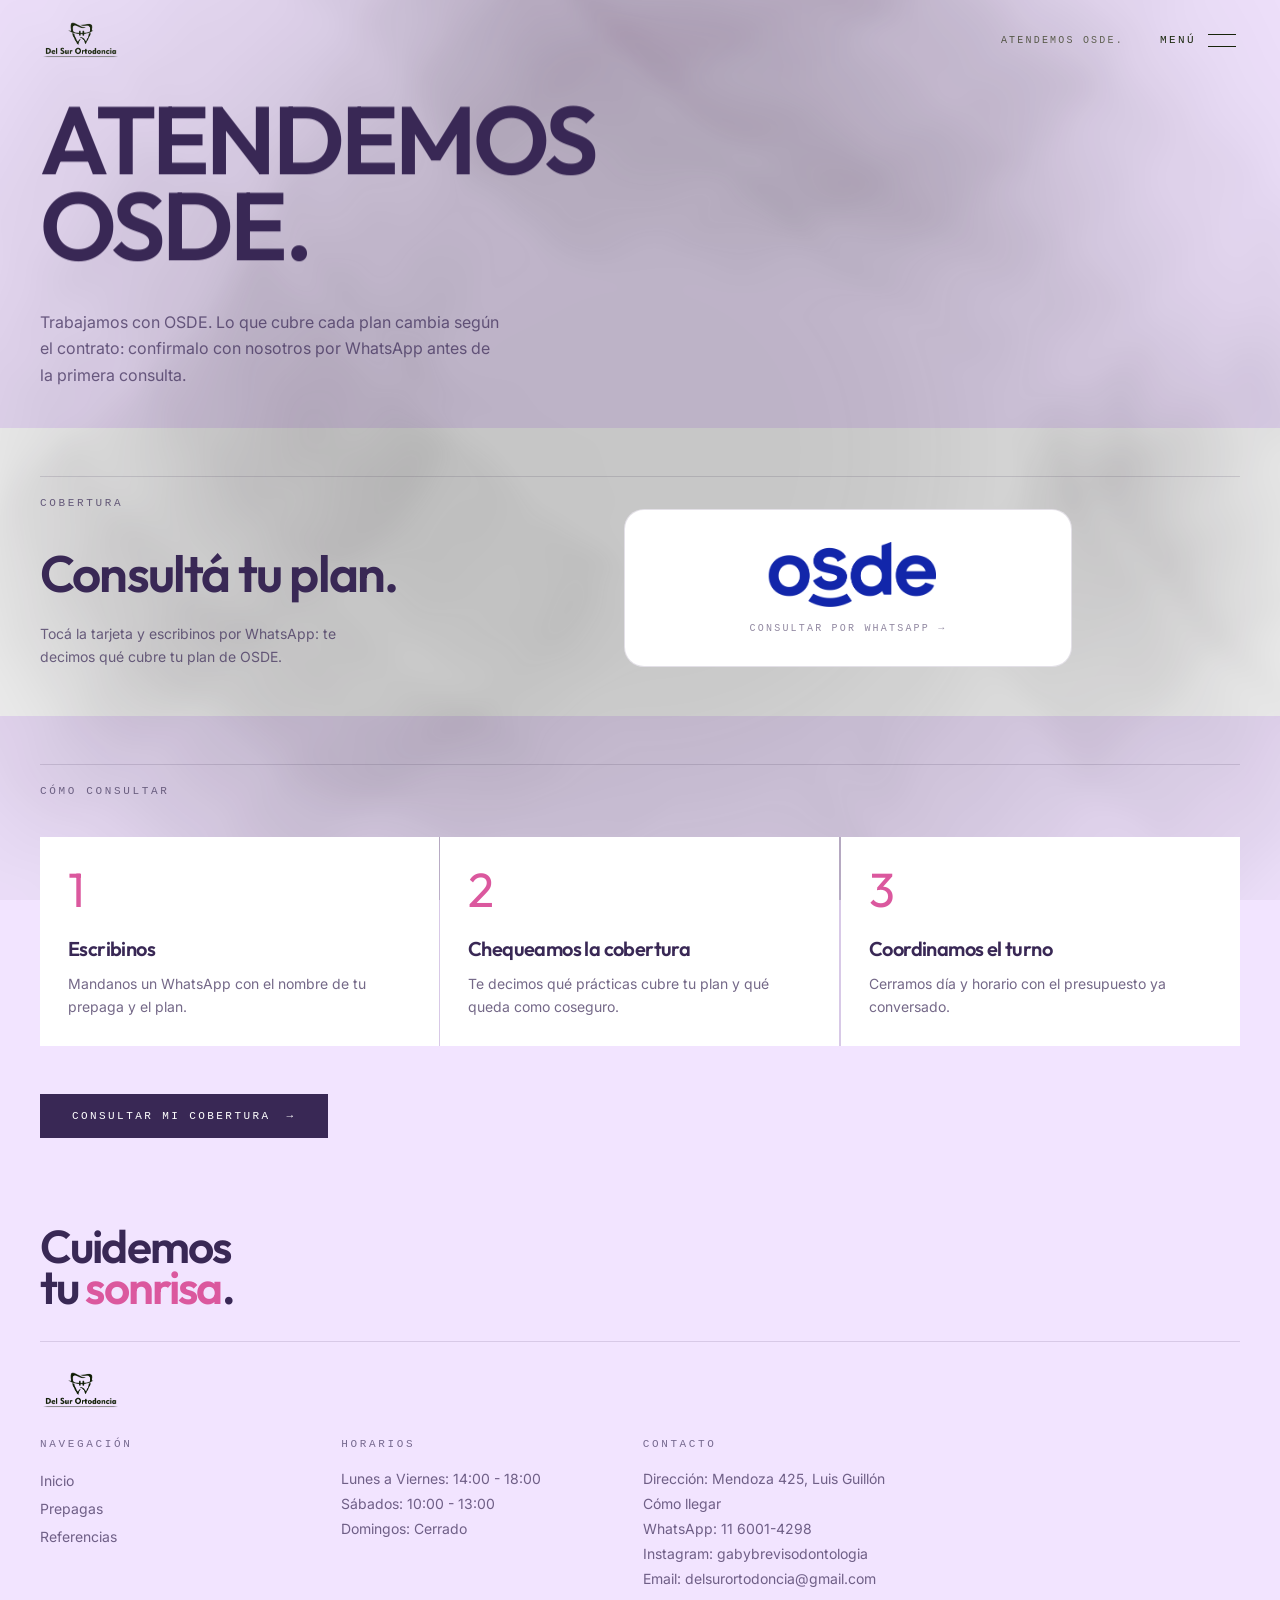
<file: prepagas.html>
<!doctype html>
<html lang="es">

<head>
  <meta charset="utf-8" />
  <meta name="viewport" content="width=device-width, initial-scale=1" />
  <title>Prepagas — Del Sur Ortodoncia</title>
  <meta name="description"
    content="Atendemos OSDE en Del Sur Ortodoncia. Consultá tu cobertura por WhatsApp antes de reservar el turno." />
  <meta name="author" content="Del Sur Ortodoncia" />
  <meta property="og:type" content="website" />
  <meta property="og:title" content="Prepagas — Del Sur Ortodoncia" />
  <meta property="og:description"
    content="Atendemos OSDE en Del Sur Ortodoncia. Consultá tu cobertura por WhatsApp antes de reservar el turno." />
  <meta name="twitter:card" content="summary_large_image" />
  <link rel="icon" href="/favicon.ico" />
  <link rel="preconnect" href="https://fonts.googleapis.com" />
  <link rel="preconnect" href="https://fonts.gstatic.com" crossorigin />
  <link rel="stylesheet"
    href="https://fonts.googleapis.com/css2?family=Outfit:wght@400;500;600;700&family=Inter:wght@400;500&display=swap" />
  <link rel="stylesheet" href="css/base.css?v=6" />
  <link rel="stylesheet" href="css/utils.css" />
  <link rel="stylesheet" href="css/efectos.css" />
</head>

<body class="pagina-prepagas">
  <div class="cortina" aria-hidden="true"></div>
  <header class="cabecera">
    <div class="contenedor">
      <a class="marca" href="index.html" aria-label="Inicio">
        <img src="logo.png" alt="Del Sur Ortodoncia"
          style="max-height: 48px; width: auto; max-width: 100%; object-fit: contain; mix-blend-mode: difference;">
      </a>
      <div class="cabecera-derecha">
        <span data-magnetic="0.35">
          <button type="button" class="boton-menu" data-menu-btn aria-expanded="false" aria-label="Abrir menú">
            <span data-menu-label>Menú</span>
            <span class="icono-menu" aria-hidden="true"><span></span><span></span></span>
          </button>
        </span>
      </div>
    </div>
  </header>

  <div class="menu">
    <div class="contenedor">
      <nav class="menu-lista">
        <span class="menu-fila"><a class="menu-enlace" href="index.html"><span class="menu-numero">1</span><span
              class="menu-texto titulo-grande">Inicio</span></a></span>
        <span class="menu-fila"><a class="menu-enlace activo" href="prepagas.html"><span
              class="menu-numero">2</span><span class="menu-texto titulo-grande">Prepagas</span></a></span>
        <span class="menu-fila"><a class="menu-enlace" href="referencias.html"><span class="menu-numero">3</span><span
              class="menu-texto titulo-grande">Referencias</span></a></span>
      </nav>
      <div class="menu-info">
        <p class="fuente-texto parrafo-chico opacidad-60" style="max-width:20rem">Del Sur Ortodoncia — atención
          odontológica con tiempos
          reales y seguimiento del caso.</p>
        <p class="texto-mono-10 mayusculas opacidad-60" style="line-height:2">Dirección: Mendoza 425, Luis
          Guillón<br />WhatsApp: 11 6001-4298<br />delsurortodoncia@gmail.com</p>
        <p class="texto-mono-10 mayusculas opacidad-40 med-td">Menú — 6 secciones</p>
      </div>
    </div>
  </div>

  <main>
    <section class="fondo-celeste relleno-abajo-10 relleno-arriba-20 med-ra-24">
      <div class="contenedor">
        <h1 class="titulo-grande mayusculas" data-split data-delay="0.1" data-trigger="load"><span
            class="linea-mascara"><span data-line-inner>Atendemos</span></span><span class="linea-mascara"><span
              data-line-inner>OSDE.</span></span></h1>
        <div class="margen-arriba-10" data-reveal data-y="30" data-delay="0.3" style="max-width:46ch">
          <p class="fuente-texto parrafo opacidad-70">Trabajamos con OSDE. Lo que cubre cada plan cambia
            según el contrato: confirmalo con nosotros por WhatsApp antes de la primera consulta.</p>
        </div>
      </div>
    </section>

    <section class="fondo-claro relleno-vert-10 med-rv-12 seccion-cobertura">
      <div class="contenedor">
        <div class="cabecera-seccion"><span class="etiqueta">Cobertura</span>
        </div>
        <div class="grilla espacio-12 margen-arriba-10 med-columnas-12 alinear-centro">
          <div class="med-cs-4">
            <div data-reveal data-y="30">
              <h2 class="titulo-mediano" style="max-width:14ch">Consultá tu plan.</h2>
              <p class="margen-arriba-6 fuente-texto parrafo-chico opacidad-70" style="max-width:38ch">Tocá la tarjeta y
                escribinos por WhatsApp: te decimos qué cubre tu plan de OSDE.</p>
            </div>
          </div>
          <div class="med-cs-8">
            <a class="tarjeta-osde"
              href="https://wa.me/5491160014298?text=%C2%A1Hola%21%20Quiero%20saber%20qu%C3%A9%20tratamientos%20cubre%20mi%20plan%20de%20OSDE%20en%20Del%20Sur%20Ortodoncia."
              target="_blank" rel="noopener noreferrer" aria-label="Consultar por WhatsApp qué cubre OSDE"><img
                src="assets/logos/osde.png" alt="Logo de OSDE" loading="lazy" /><span class="leyenda">Consultar por
                WhatsApp →</span></a>
          </div>
        </div>
      </div>
    </section>

    <section class="fondo-celeste relleno-vert-10 med-rv-12">
      <div class="contenedor">
        <div class="cabecera-seccion"><span class="etiqueta">Cómo consultar</span></div>
        <div class="grilla-tarjetas margen-arriba-10 med-columnas-3">
          <div class="tarjeta tarjeta-paso relleno-8 med-relleno-10"><span
              class="fuente-titulo texto-5xl texto-verde">1</span>
            <h2 class="margen-arriba-6 fuente-titulo texto-xl">Escribinos</h2>
            <p class="margen-arriba-3 fuente-texto parrafo-chico opacidad-70">Mandanos un WhatsApp con el nombre de tu
              prepaga y el
              plan.</p>
          </div>
          <div class="tarjeta tarjeta-paso relleno-8 med-relleno-10"><span
              class="fuente-titulo texto-5xl texto-verde">2</span>
            <h2 class="margen-arriba-6 fuente-titulo texto-xl">Chequeamos la cobertura</h2>
            <p class="margen-arriba-3 fuente-texto parrafo-chico opacidad-70">Te decimos qué prácticas cubre tu plan y
              qué queda como coseguro.</p>
          </div>
          <div class="tarjeta tarjeta-paso relleno-8 med-relleno-10"><span
              class="fuente-titulo texto-5xl texto-verde">3</span>
            <h2 class="margen-arriba-6 fuente-titulo texto-xl">Coordinamos el turno</h2>
            <p class="margen-arriba-3 fuente-texto parrafo-chico opacidad-70">Cerramos día y horario con el presupuesto
              ya conversado.</p>
          </div>
        </div>
        <div class="margen-arriba-12"><span data-magnetic="0.25"><a class="boton boton-solido"
              href="https://wa.me/5491160014298?text=%C2%A1Hola%21%20Quiero%20consultar%20si%20atienden%20mi%20prepaga%20en%20Del%20Sur%20Ortodoncia."
              target="_blank" rel="noopener noreferrer"><span class="relativo">Consultar mi cobertura</span><span
                class="flecha">→</span></a></span></div>
      </div>
    </section>
  </main>
  <footer class="fondo-celeste">
    <div class="contenedor relleno-vert-8 med-rv-10">
      <div>
        <h2 class="titulo-grande" style="max-width:12ch">Cuidemos tu <span class="texto-verde">sonrisa</span>.
        </h2>
      </div>
      <div class="margen-arriba-20 flexible columna espacio-3 borde-arriba relleno-arriba-6 peq-fila peq-ac peq-je">
        <img src="logo.png" alt="Del Sur Ortodoncia"
          style="max-height: 48px; width: auto; max-width: 100%; object-fit: contain; mix-blend-mode: difference;">
      </div>
      <div class="grilla espacio-10 margen-arriba-10 med-columnas-3" style="max-width:54rem">
        <div>
          <p class="etiqueta">Navegación</p>
          <ul class="margen-arriba-5 separacion-y-2">
            <li><a class="fuente-texto texto-chico opacidad-70" href="index.html">Inicio</a></li>
            <li><a class="fuente-texto texto-chico opacidad-70" href="prepagas.html">Prepagas</a></li>
            <li><a class="fuente-texto texto-chico opacidad-70" href="referencias.html">Referencias</a></li>
          </ul>
        </div>
        <div>
          <p class="etiqueta">Horarios</p>
          <ul class="margen-arriba-5 separacion-y-2 fuente-texto texto-chico opacidad-70">
            <li>Lunes a Viernes: 14:00 - 18:00</li>
            <li>Sábados: 10:00 - 13:00</li>
            <li>Domingos: Cerrado</li>
          </ul>
        </div>
        <div>
          <p class="etiqueta">Contacto</p>
          <ul class="margen-arriba-5 separacion-y-2 fuente-texto texto-chico opacidad-70">
            <li>Dirección: Mendoza 425, Luis Guillón</li>
            <li><a href="index.html#como-llegar">Cómo llegar</a></li>
            <li>WhatsApp: <a href="https://wa.me/5491160014298" target="_blank" rel="noopener noreferrer">11
                6001-4298</a></li>
            <li>Instagram: <a href="https://www.instagram.com/gabybrevisodontologia/" target="_blank"
                rel="noopener noreferrer">gabybrevisodontologia</a></li>
            <li>Email: delsurortodoncia@gmail.com</li>
          </ul>
        </div>
      </div>
    </div>
  </footer>
  <script src="js/site.js?v=3" defer></script>
  <script src="js/efectos.js?v=3" defer></script>
</body>

</html>
</file>
<file: css/base.css>
:root {
  --ink: oklch(0.32 0.07 185);
  --ink-soft: oklch(0.43 0.06 185);
  --bone: oklch(1 0 0);
  --bone-deep: oklch(0.955 0.02 180);
  --stone: oklch(0.55 0.045 185);
  --mint: oklch(0.6 0.12 185);
  --clay: oklch(0.66 0.1 185);
  --sky: oklch(0.965 0.025 180);
  --sky-deep: oklch(0.915 0.05 182);
  --line: oklch(0.32 0.07 185 / 0.14);
  --line-invert: oklch(0.32 0.07 185 / 0.1);
  --background: var(--bone);
  --foreground: var(--ink);

  --font-display: "Outfit", ui-sans-serif, system-ui, sans-serif;
  --font-sans: "Inter", ui-sans-serif, system-ui, sans-serif;
  --font-mono: ui-monospace, monospace;
  --ease-out-expo: cubic-bezier(0.16, 1, 0.3, 1);
}

.pagina-prepagas {
  --ink: oklch(0.32 0.08 300);
  --ink-soft: oklch(0.43 0.07 300);
  --bone-deep: oklch(0.955 0.02 305);
  --stone: oklch(0.55 0.06 300);
  --mint: oklch(0.65 0.18 350);
  --clay: oklch(0.7 0.12 330);
  --sky: oklch(0.94 0.045 305);
  --sky-deep: oklch(0.88 0.07 305);
  --line: oklch(0.32 0.08 300 / 0.14);
  --line-invert: oklch(0.32 0.08 300 / 0.1);
  --background: var(--bone);
  --foreground: var(--ink);
}

.pagina-prepagas .velo {
  background: oklch(0.4 0.08 310);
}

.pagina-referencias {
  --ink: oklch(0.32 0.08 280);
  --ink-soft: oklch(0.43 0.07 280);
  --bone-deep: oklch(0.955 0.02 280);
  --stone: oklch(0.55 0.06 280);
  --mint: oklch(0.60 0.17 275);
  --clay: oklch(0.68 0.12 300);
  --sky: oklch(0.93 0.05 280);
  --sky-deep: oklch(0.86 0.08 278);
  --line: oklch(0.32 0.08 280 / 0.14);
  --line-invert: oklch(0.32 0.08 280 / 0.1);
  --background: var(--bone);
  --foreground: var(--ink);
}

.pagina-referencias .velo {
  background: oklch(0.4 0.09 280);
}

.vitrina {
  max-width: 52rem;
  margin-inline: auto;
}

.pestanas {
  display: flex;
  align-items: center;
  gap: 0.5rem;
  flex-wrap: wrap;
}

.pestana {
  display: inline-flex;
  align-items: baseline;
  gap: 0.6rem;
  border: 1px solid var(--line);
  border-radius: 999px;
  background: transparent;
  color: inherit;
  padding: 0.7rem 1.2rem;
  font-family: var(--font-mono);
  font-size: 11px;
  text-transform: uppercase;
  letter-spacing: 0.18em;
  transition:
    background-color 0.4s var(--ease-out-expo),
    color 0.4s var(--ease-out-expo);
}

.pestana-num {
  font-size: 10px;
  opacity: 0.55;
}

.pestana.activa {
  background: var(--ink);
  border-color: var(--ink);
  color: var(--bone);
}

.vitrina-cuenta {
  margin-left: auto;
  font-family: var(--font-mono);
  font-size: 10px;
  letter-spacing: 0.22em;
  opacity: 0.55;
}

.marco-vitrina {
  display: grid;
  margin-top: 1.25rem;
  border: 1px solid var(--line);
  border-radius: 1.25rem;
  overflow: hidden;
  background: var(--bone);
}

.foto-vitrina {
  grid-area: 1 / 1;
  margin: 0;
  opacity: 0;
  visibility: hidden;
  transform: scale(0.985);
  transition:
    opacity 0.55s var(--ease-out-expo),
    transform 0.55s var(--ease-out-expo),
    visibility 0s linear 0.55s;
}

.foto-vitrina.activa {
  opacity: 1;
  visibility: visible;
  transform: none;
  transition:
    opacity 0.55s var(--ease-out-expo),
    transform 0.55s var(--ease-out-expo);
}

.foto-vitrina img {
  display: block;
  width: 100%;
  height: auto;
}

.mapa {
  width: 100%;
  aspect-ratio: 16 / 10;
  border: 1px solid var(--line);
  border-radius: 1.25rem;
  filter: saturate(0.75);
}

*,
*::before,
*::after {
  box-sizing: border-box;
  border: 0 solid var(--line);
}

html {
  -webkit-font-smoothing: antialiased;
  text-rendering: optimizeLegibility;
}

body {
  margin: 0;
  background-color: var(--background);
  color: var(--foreground);
  font-family: var(--font-sans);
  overflow-x: hidden;
}

img {
  display: block;
  max-width: 100%;
}

a {
  color: inherit;
  text-decoration: none;
}

button {
  font: inherit;
  color: inherit;
  background: none;
  cursor: pointer;
}

ul {
  list-style: none;
  margin: 0;
  padding: 0;
}

p,
h1,
h2,
h3,
dl,
dd {
  margin: 0;
}

::selection {
  background: var(--sky-deep);
  color: var(--ink);
}

h1,
h2,
h3 {
  font-family: var(--font-display);
  font-weight: 600;
  letter-spacing: -0.035em;
  line-height: 0.92;
  text-wrap: balance;
}


.fondo-celeste {
  background-color: var(--sky);
  color: var(--ink);
}

.fondo-claro {
  background-color: var(--bone);
  color: var(--ink);
}

.contenedor {
  width: 100%;
  margin-inline: auto;
  max-width: 100rem;
  padding-inline: 1.25rem;
}

@media (width >=48rem) {
  .contenedor {
    padding-inline: 2.5rem;
  }
}

@media (width >=90rem) {
  .contenedor {
    padding-inline: 4rem;
  }
}

.etiqueta {
  font-family: var(--font-mono);
  font-size: 0.6875rem;
  text-transform: uppercase;
  letter-spacing: 0.24em;
  color: var(--stone);
}

.titulo-xl {
  font-family: var(--font-display);
  font-weight: 600;
  letter-spacing: -0.045em;
  line-height: 0.86;
  font-size: clamp(3rem, 12.5vw, 15rem);
}

.titulo-grande {
  font-family: var(--font-display);
  font-weight: 600;
  letter-spacing: -0.04em;
  line-height: 0.9;
  font-size: clamp(2.5rem, 7.5vw, 7rem);
}

.titulo-mediano {
  font-family: var(--font-display);
  font-weight: 600;
  letter-spacing: -0.035em;
  line-height: 0.95;
  font-size: clamp(1.875rem, 4vw, 3.5rem);
}

.linea-mascara {
  display: block;
  overflow: hidden;
}

.mayusculas {
  text-transform: uppercase;
}

.texto-verde {
  color: var(--mint);
}

.texto-arcilla {
  color: var(--clay);
}

.texto-gris {
  color: var(--stone);
}

.fuente-titulo {
  font-family: var(--font-display);
  letter-spacing: -0.03em;
}

.fuente-texto {
  font-family: var(--font-sans);
}

.fuente-mono {
  font-family: var(--font-mono);
}

.texto-mono-10 {
  font-family: var(--font-mono);
  font-size: 10px;
  letter-spacing: 0.22em;
}

.texto-mono-11 {
  font-family: var(--font-mono);
  font-size: 11px;
  letter-spacing: 0.2em;
}

.mayusculas {
  text-transform: uppercase;
}

.parrafo {
  font-size: 1rem;
  line-height: 1.65;
}

.parrafo-chico {
  font-size: 0.875rem;
  line-height: 1.65;
}

.borde-arriba {
  border-top-width: 1px;
}

.borde-abajo {
  border-bottom-width: 1px;
}

.borde-vertical {
  border-top-width: 1px;
  border-bottom-width: 1px;
}

.borde-actual {
  border-color: currentColor;
}

.borde-suave {
  border-color: color-mix(in oklab, currentColor 15%, transparent);
}


[data-reveal] {
  opacity: 0;
  transform: translateY(var(--reveal-y, 28px));
  transition:
    opacity 1s var(--ease-out-expo),
    transform 1s var(--ease-out-expo);
  transition-delay: var(--reveal-delay, 0s);
}

[data-reveal].animado {
  opacity: 1;
  transform: translateY(0);
}

[data-line-inner] {
  display: block;
  transform: translateY(105%);
  opacity: 0;
  will-change: transform;
  transition:
    transform 1.15s var(--ease-out-expo),
    opacity 1.15s var(--ease-out-expo);
  transition-delay: var(--line-delay, 0s);
}

[data-line-inner].animado {
  transform: translateY(0);
  opacity: 1;
}

[data-parallax] {
  position: relative;
  overflow: hidden;
  clip-path: inset(14% 0% 14% 0%);
  transition: clip-path 1.4s var(--ease-out-expo);
}

[data-parallax].animado {
  clip-path: inset(0% 0% 0% 0%);
}

[data-parallax] img {
  height: 100%;
  width: 100%;
  object-fit: cover;
  transform: scale(1.12);
  will-change: transform;
}

[data-magnetic] {
  display: inline-block;
  will-change: transform;
}

@keyframes cc-marquee {
  from {
    transform: translate3d(0, 0, 0);
  }

  to {
    transform: translate3d(-50%, 0, 0);
  }
}


.cabecera {
  position: fixed;
  inset-inline: 0;
  top: 0;
  z-index: 160;
  mix-blend-mode: difference;
  color: #fff;
}

.cabecera .contenedor {
  display: flex;
  height: 5rem;
  align-items: center;
  justify-content: space-between;
  color: #fff;
}

.marca {
  display: flex;
  align-items: baseline;
  gap: 0.75rem;
}

.marca-logo {
  font-family: var(--font-display);
  font-size: 1.65rem;
  font-weight: 600;
  letter-spacing: -0.05em;
}

.marca-subtexto {
  display: none;
  font-family: var(--font-mono);
  font-size: 10px;
  text-transform: uppercase;
  letter-spacing: 0.28em;
  opacity: 0.6;
}

@media (width >=40rem) {
  .marca-subtexto {
    display: block;
  }
}

.cabecera-derecha {
  display: flex;
  align-items: center;
  gap: 2rem;
}

.pagina-actual {
  display: none;
  font-family: var(--font-mono);
  font-size: 10px;
  text-transform: uppercase;
  letter-spacing: 0.28em;
  opacity: 0.6;
}

@media (width >=48rem) {
  .pagina-actual {
    display: block;
  }
}

.boton-menu {
  display: flex;
  height: 2.75rem;
  align-items: center;
  gap: 0.75rem;
  padding-inline: 0.25rem;
  font-family: var(--font-mono);
  font-size: 11px;
  text-transform: uppercase;
  letter-spacing: 0.22em;
}

.icono-menu {
  position: relative;
  display: block;
  height: 0.75rem;
  width: 1.75rem;
}

.icono-menu span {
  position: absolute;
  left: 0;
  display: block;
  height: 1px;
  width: 100%;
  background: currentColor;
  transition: transform 0.5s var(--ease-out-expo);
}

.icono-menu span:nth-child(1) {
  top: 0;
}

.icono-menu span:nth-child(2) {
  top: 0.75rem;
}

.abierto .icono-menu span:nth-child(1) {
  top: 0.375rem;
  transform: rotate(45deg);
}

.abierto .icono-menu span:nth-child(2) {
  top: 0.375rem;
  transform: rotate(-45deg);
}

.menu {
  position: fixed;
  inset: 0;
  z-index: 155;
  display: none;
  background: transparent;
  pointer-events: none;
}

.menu.visible {
  display: block;
  pointer-events: auto;
}

.menu::before {
  content: "";
  position: absolute;
  inset: 0;
  background: color-mix(in oklab, var(--ink) 28%, transparent);
  backdrop-filter: blur(10px);
  -webkit-backdrop-filter: blur(10px);
  opacity: 0;
  transition: opacity 0.45s ease;
}

.menu.abierto::before {
  opacity: 1;
}

.menu>.contenedor {
  position: relative;
  display: flex;
  height: auto;
  max-height: 78vh;
  overflow: auto;
  flex-direction: column;
  justify-content: flex-start;
  background: var(--bone);
  color: var(--ink);
  border-bottom: 1px solid var(--line);
  border-bottom-left-radius: 1.25rem;
  border-bottom-right-radius: 1.25rem;
  box-shadow: 0 30px 60px -30px oklch(0.32 0.07 185 / 0.25);
  padding-top: 5.25rem;
  padding-bottom: 1.5rem;
  transform: translateY(-102%);
  transition: transform 0.6s cubic-bezier(0.87, 0, 0.13, 1);
}

.menu.abierto>.contenedor {
  transform: translateY(0);
}

.menu-lista {
  display: flex;
  flex-direction: column;
  border-bottom-width: 1px;
}

.menu-fila {
  display: block;
  overflow: hidden;
}

.menu-fila:not(:last-child) {
  border-bottom-width: 1px;
}

.menu-enlace {
  display: flex;
  align-items: baseline;
  gap: 1.25rem;
  padding-block: 0.6rem;
  transform: translateY(40%);
  opacity: 0;
  transition:
    transform 0.6s var(--ease-out-expo),
    opacity 0.6s var(--ease-out-expo);
  transition-delay: var(--nav-delay, 0s);
}

@media (width >=48rem) {
  .menu>.contenedor {
    display: grid;
    grid-template-columns: 1.1fr 0.9fr;
    gap: 1rem 3rem;
    align-items: stretch;
    max-height: min(68vh, 30rem);
    padding-top: 6rem;
    padding-bottom: 2rem;
  }

  .menu-enlace {
    gap: 1.5rem;
    padding-block: 0.65rem;
  }
}

.menu.abierto .menu-enlace {
  transform: translateY(0);
  opacity: 1;
}

.menu-numero {
  font-family: var(--font-mono);
  font-size: 10px;
  letter-spacing: 0.22em;
  color: var(--mint);
}

.menu-lista .menu-texto {
  font-size: clamp(1.5rem, 3vw, 2.25rem);
  line-height: 1;
  opacity: 0.55;
  transition:
    opacity 0.5s var(--ease-out-expo),
    transform 0.5s var(--ease-out-expo);
}

.menu-enlace:hover .menu-texto {
  opacity: 1;
  transform: translateX(0.5rem);
}

.menu-enlace.activo .menu-texto {
  opacity: 1;
}

.menu-aqui {
  display: none;
  margin-left: auto;
  font-family: var(--font-mono);
  font-size: 10px;
  text-transform: uppercase;
  letter-spacing: 0.22em;
  color: var(--mint);
}

@media (width >=48rem) {
  .menu-aqui {
    display: block;
  }
}

.menu-info {
  display: grid;
  gap: 1rem;
  border-top-width: 1px;
  margin-top: 0.75rem;
  padding-top: 0.75rem;
  opacity: 0;
  transition: opacity 0.5s linear 0.35s;
}

.menu.abierto .menu-info {
  opacity: 1;
}

@media (width >=48rem) {
  .menu-info {
    grid-template-columns: 1fr;
    align-content: center;
    border-top-width: 0;
    border-left-width: 1px;
    margin-top: 0;
    padding-top: 0;
    padding-left: 2rem;
  }
}


.boton {
  position: relative;
  display: inline-flex;
  align-items: center;
  gap: 1rem;
  overflow: hidden;
  padding: 1rem 2rem;
  font-family: var(--font-mono);
  font-size: 11px;
  text-transform: uppercase;
  letter-spacing: 0.22em;
}

.boton .flecha {
  position: relative;
  transition: transform 0.5s var(--ease-out-expo);
}

.boton:hover .flecha {
  transform: translateX(0.375rem);
}

.boton-solido {
  background: var(--ink);
  color: var(--bone);
}

.boton-borde {
  border-width: 1px;
  color: var(--ink);
  transition: background-color 0.4s var(--ease-out-expo);
}

.boton-borde:hover {
  background: var(--sky);
}

.boton-icono {
  display: inline-flex;
  align-items: center;
  justify-content: center;
  gap: 0.75rem;
  padding: 0.75rem;
  min-width: 68px;
  min-height: 68px;
  box-sizing: border-box;
  color: var(--ink);
}

.boton-icono .tipeo:empty {
  display: none;
}


.boton-icono-claro {
  color: var(--mint);
}

/* CSS correcto: base.css. Icono 24x24 centrado en el recuadro celeste. */
.icono-wa {
  display: inline-flex;
  align-items: center;
  justify-content: center;
  flex: none;
  width: 32px;
  height: 32px;
  margin: 0;
  padding-left: 2px;
  box-sizing: border-box;
  overflow: visible;
  color: inherit;
}

.icono-wa svg {
  display: block;
  width: 28px;
  height: 28px;
  max-width: none;
}

.icono-wa path {
  fill: currentColor;
}

.boton-icono img {
  display: block;
  width: 28px;
  height: 28px;
  margin: 0;
  margin-left: 2px;
  object-fit: contain;
}

.botones-mobile {
  display: none;
}

@media (width >=48rem) {
  .boton-icono {
    background: color-mix(in oklab, var(--sky) 65%, var(--bone));
    border-radius: 1.1rem;
  }
}

@media (max-width: 47.99rem) {
  .boton-icono {
    display: none;
  }

  .botones-mobile {
    display: flex;
    flex-direction: column;
    gap: 0.75rem;
  }

  .boton-mobile {
    display: inline-flex;
    align-items: center;
    justify-content: center;
    padding: 1rem 1.5rem;
    border-radius: 999px;
    font-family: var(--font-mono);
    font-size: 11px;
    text-transform: uppercase;
    letter-spacing: 0.18em;
    text-align: center;
  }

  .boton-mobile-solido {
    background: var(--ink);
    color: var(--bone);
  }

  .boton-mobile-borde {
    border: 1px solid color-mix(in oklab, var(--ink) 35%, transparent);
    color: var(--ink);
  }
}

.boton-icono .tipeo {
  font-family: var(--font-mono);
  font-size: 11px;
  text-transform: uppercase;
  letter-spacing: 0.22em;
  white-space: nowrap;
}

.boton-icono .tipeo.con-cursor::after {
  content: "▍";
  margin-left: 1px;
}

.boton-icono .tipeo.escribiendo::after {
  animation: none;
  opacity: 1;
}

.boton-icono .tipeo.completo::after {
  animation: parpadeo 1s steps(1) infinite;
}

@keyframes parpadeo {
  50% {
    opacity: 0;
  }
}

.enlace-flecha {
  display: inline-flex;
  align-items: center;
  gap: 1rem;
  border-bottom-width: 1px;
  border-color: currentColor;
  padding-bottom: 0.5rem;
  font-family: var(--font-mono);
  font-size: 11px;
  text-transform: uppercase;
  letter-spacing: 0.22em;
}

.enlace-flecha .barra {
  display: inline-block;
  height: 1px;
  width: 2.5rem;
  background: currentColor;
  transition: width 0.5s var(--ease-out-expo);
}

.enlace-flecha:hover .barra {
  width: 4rem;
}


.grilla-coberturas {
  display: grid;
  grid-template-columns: repeat(2, minmax(0, 1fr));
  border-left-width: 1px;
  border-top-width: 1px;
}

@media (width >=40rem) {
  .grilla-coberturas {
    grid-template-columns: repeat(3, minmax(0, 1fr));
  }
}

@media (width >=64rem) {
  .grilla-coberturas {
    grid-template-columns: repeat(4, minmax(0, 1fr));
  }
}

.celda-cobertura {
  position: relative;
  display: grid;
  place-items: center;
  border-bottom-width: 1px;
  border-right-width: 1px;
  padding-inline: 1.5rem;
  height: 7rem;
  background: var(--bone);
  transition: background-color 0.5s var(--ease-out-expo);
}

.grilla-gde .celda-cobertura {
  height: 8rem;
}

a.celda-cobertura:hover {
  background: var(--sky);
}

.celda-cobertura img {
  width: auto;
  max-height: 3rem;
  max-width: 76%;
  object-fit: contain;
  transition: transform 0.5s var(--ease-out-expo);
}

.grilla-gde .celda-cobertura img {
  max-height: 3.5rem;
  max-width: 72%;
}

a.celda-cobertura:hover img {
  transform: translateY(-0.25rem);
}

.celda-cobertura .externo {
  position: absolute;
  bottom: 0.75rem;
  right: 1rem;
  opacity: 0;
  transition: opacity 0.3s linear;
}

a.celda-cobertura:hover .externo {
  opacity: 0.6;
}

.mas-coberturas {
  font-family: var(--font-display);
  letter-spacing: -0.03em;
  color: var(--stone);
  font-size: 1.25rem;
}

.grilla-gde .mas-coberturas {
  font-size: 1.5rem;
}

.tarjeta-osde {
  position: relative;
  display: flex;
  flex-direction: column;
  align-items: center;
  justify-content: center;
  gap: 1.5rem;
  height: 100%;
  min-height: 19rem;
  background: var(--bone);
  border: 1px solid var(--line);
  border-radius: 1.25rem;
  padding: clamp(2rem, 4vw, 3.5rem);
  text-align: center;
  transition:
    transform 0.5s var(--ease-out-expo),
    box-shadow 0.5s var(--ease-out-expo);
}

.tarjeta-osde:hover {
  transform: translateY(-0.25rem);
  box-shadow: 0 24px 50px -30px oklch(0.32 0.07 185 / 0.35);
}

.tarjeta-osde img {
  width: min(100%, 15rem);
  height: auto;
  max-height: 5rem;
  object-fit: contain;
}

.tarjeta-osde .leyenda {
  font-family: var(--font-mono);
  font-size: 10px;
  text-transform: uppercase;
  letter-spacing: 0.22em;
  opacity: 0.55;
}

.pagina-prepagas .tarjeta-osde img {
  width: min(100%, 11rem);
}

.pagina-prepagas .tarjeta-osde {
  min-height: 0;
  width: 100%;
  max-width: 28rem;
  margin-inline: auto;
  padding: 2rem clamp(1.5rem, 3vw, 2.5rem);
  gap: 1rem;
  justify-content: flex-start;
}

@media (width >=48rem) {
  .pagina-prepagas .seccion-cobertura .tarjeta-osde {
    margin-top: -2.5rem;
  }
}

.lista-osde {
  margin: 1.25rem 0 0;
  padding: 0;
  display: grid;
  gap: 0.5rem;
}

.lista-osde li {
  display: flex;
  gap: 0.6rem;
  align-items: baseline;
}

.lista-osde li::before {
  content: "+";
  font-family: var(--font-mono);
  color: var(--mint);
}

/* Hero inicio: fondo verdecito clarito plano, sin blur / aurora */
.pagina-inicio main>section:first-child {
  background: #E9F3EF;
}

.pagina-inicio main>section:first-child .aurora {
  display: none !important;
}

.pagina-inicio main>section:first-child.heroe-oscuro {
  background: #0A1A2E;
  color: var(--bone);
  --foreground: var(--bone);
}

.heroe-oscuro {
  background: #0A1A2E;
  color: var(--bone);
  --foreground: var(--bone);
}

.heroe-oscuro .aurora {
  display: none;
}

.heroe-oscuro .boton-icono {
  color: var(--bone);
}

.heroe-oscuro .boton-icono-claro {
  color: var(--mint);
}

.heroe-oscuro .icono-wa path {
  fill: var(--bone);
}

.heroe-oscuro .boton-mobile-solido {
  background: var(--bone);
  color: var(--ink);
}

.heroe-oscuro .boton-mobile-borde {
  border-color: color-mix(in oklab, var(--bone) 40%, transparent);
  color: var(--bone);
}

.mapa-dibujo {
  position: relative;
  display: block;
  border: 1px solid var(--line);
  border-radius: 1.25rem;
  overflow: hidden;
  background: #E6F2EC;
  aspect-ratio: 16 / 10;
  transition: transform 0.5s var(--ease-out-expo), box-shadow 0.5s var(--ease-out-expo);
}

.mapa-dibujo:hover {
  transform: translateY(-0.25rem);
  box-shadow: 0 24px 50px -30px oklch(0.32 0.07 185 / 0.35);
}

.mapa-dibujo svg {
  display: block;
  width: 100%;
  height: 100%;
}

.mapa-chip {
  position: absolute;
  left: 1rem;
  bottom: 1rem;
  display: inline-flex;
  align-items: center;
  gap: 0.6rem;
  font-family: var(--font-mono);
  font-size: 10px;
  text-transform: uppercase;
  letter-spacing: 0.18em;
  color: var(--ink);
  background: var(--bone);
  border: 1px solid var(--line);
  border-radius: 999px;
  padding: 0.55rem 1rem;
}

.mapa-chip-dir {
  position: absolute;
  left: 1rem;
  top: 1rem;
  font-family: var(--font-mono);
  font-size: 10px;
  text-transform: uppercase;
  letter-spacing: 0.18em;
  color: var(--ink);
  background: color-mix(in oklab, var(--bone) 88%, transparent);
  backdrop-filter: blur(6px);
  border: 1px solid var(--line);
  border-radius: 999px;
  padding: 0.55rem 1rem;
}

@media (width >=48rem) {
  #como-llegar .med-cs-8 {
    display: flex;
    justify-content: center;
    align-items: center;
  }

  #como-llegar .mapa-dibujo {
    width: min(100%, 26rem);
    margin-left: 1.5rem;
    margin-top: -50px;
  }
}

@keyframes mapa-pulso {
  0% {
    transform: scale(0.6);
    opacity: 0.7;
  }

  100% {
    transform: scale(2.2);
    opacity: 0;
  }
}

.grilla-tarjetas .tarjeta-paso {
  padding: 1.75rem;
}

@media (max-width: 47.99rem) {
  .pagina-inicio .seccion-osde {
    text-align: center;
  }

  .pagina-inicio .seccion-osde h2 {
    margin-inline: auto;
  }

  .pagina-inicio .seccion-osde .lista-osde {
    display: none;
  }

  .pagina-inicio .seccion-osde .tarjeta-osde {
    max-width: 24rem;
    margin-inline: auto;
    min-height: 0;
  }

  .pagina-inicio .seccion-osde .solo-pc {
    display: none;
  }

  .pagina-prepagas .seccion-cobertura {
    text-align: center;
  }

  .pagina-prepagas .seccion-cobertura h2 {
    margin-inline: auto;
  }

  .pagina-prepagas .seccion-cobertura .tarjeta-osde {
    max-width: 24rem;
    margin-inline: auto;
    min-height: 0;
  }

  .pagina-prepagas .grilla-tarjetas .tarjeta-paso {
    padding: 1rem;
  }

  .pagina-prepagas .grilla-tarjetas .tarjeta-paso .texto-5xl {
    display: none;
  }

  .pagina-prepagas .grilla-tarjetas .tarjeta-paso h2 {
    margin-top: 0;
  }
}


.fila-indice {
  display: grid;
  grid-template-columns: repeat(12, minmax(0, 1fr));
  align-items: baseline;
  gap: 1rem;
  border-bottom-width: 1px;
  padding-block: 1.5rem;
  transition: color 0.5s var(--ease-out-expo);
}

.fila-indice:hover {
  color: var(--clay);
}

.fila-indice .nombre-indice {
  transition: transform 0.5s var(--ease-out-expo);
}

.fila-indice:hover .nombre-indice {
  transform: translateX(0.75rem);
}

.grilla-tarjetas {
  display: grid;
  gap: 1px;
  background: var(--line);
}

.tarjeta {
  background: var(--bone);
  transition:
    background-color 0.5s var(--ease-out-expo),
    color 0.5s var(--ease-out-expo);
}

.tarjeta-hover:hover {
  background: var(--ink);
  color: var(--bone);
}

.cabecera-seccion {
  display: flex;
  align-items: center;
  gap: 1.5rem;
  border-top-width: 1px;
  border-color: color-mix(in oklab, currentColor 15%, transparent);
  padding-top: 1.25rem;
}

.cabecera-seccion .derecha {
  margin-left: auto;
}

.divisor>*+* {
  border-top-width: 1px;
}


.cortina {
  position: fixed;
  inset: 0;
  z-index: 150;
  display: none;
  background: var(--sky-deep);
  clip-path: inset(100% 0% 0% 0%);
}

.cortina.activo {
  display: block;
}

@media (prefers-reduced-motion: reduce) {

  *,
  *::before,
  *::after {
    transition-duration: 0.01ms !important;
    animation-duration: 0.01ms !important;
  }

  [data-reveal],
  [data-line-inner] {
    opacity: 1;
    transform: none;
  }

  [data-parallax] {
    clip-path: inset(0% 0% 0% 0%);
  }
}


.tarjeta-equipo {
  position: relative;
  display: flex;
  flex-direction: column;
  justify-content: space-between;
  min-height: 26rem;
  padding: 2rem;
  background: var(--sky);
  overflow: hidden;
  transition: background-color 0.5s var(--ease-out-expo);
}

.tarjeta-equipo:hover {
  background: var(--bone);
}

.eq-arr {
  display: flex;
  align-items: baseline;
  justify-content: space-between;
  gap: 1rem;
}

.eq-num {
  font-family: var(--font-display);
  font-weight: 600;
  font-size: clamp(6rem, 12vw, 10rem);
  line-height: 0.9;
  letter-spacing: -0.06em;
  color: var(--mint);
  margin-top: 3rem;
  user-select: none;
}

.eq-pie {
  display: flex;
  flex-wrap: wrap;
  gap: 0.5rem 1.5rem;
  margin-top: 2.5rem;
  padding-top: 1.25rem;
  border-top: 1px solid var(--line);
  font-family: var(--font-mono);
  font-size: 10px;
  text-transform: uppercase;
  letter-spacing: 0.22em;
  opacity: 0.55;
}

.progreso-lectura {
  position: fixed;
  top: 0;
  left: 0;
  height: 2px;
  width: 100%;
  transform: scaleX(0);
  transform-origin: 0 50%;
  background: var(--mint);
  z-index: 200;
  will-change: transform;
}

.cta-flotante {
  position: fixed;
  z-index: 170;
  left: 1rem;
  right: 1rem;
  bottom: 1rem;
  display: flex;
  align-items: center;
  justify-content: center;
  gap: 0.75rem;
  padding: 0.9rem 1rem;
  background: var(--ink);
  color: var(--bone);
  font-family: var(--font-mono);
  font-size: 11px;
  letter-spacing: 0.22em;
  text-transform: uppercase;
  border-radius: 999px;
  box-shadow: 0 12px 30px -12px oklch(0.31 0.062 252 / 0.55);
  transform: translateY(160%);
  transition: transform 0.6s var(--ease-out-expo);
}

.cta-flotante.visible {
  transform: translateY(0);
}

@media (width >=48rem) {
  .cta-flotante {
    display: none;
  }
}

.tarjeta {
  position: relative;
}

.tarjeta::after {
  content: "";
  position: absolute;
  inset: 0;
  pointer-events: none;
  box-shadow: inset 0 0 0 1px transparent;
  transition: box-shadow 0.45s var(--ease-out-expo);
}

.tarjeta:hover::after,
.tarjeta.tocada::after {
  box-shadow: inset 0 0 0 1px color-mix(in oklab, var(--mint) 55%, transparent);
}

.tarjeta-cabeza {
  display: flex;
  align-items: baseline;
  justify-content: space-between;
  gap: 1rem;
}

.tarjeta-indice {
  font-family: var(--font-mono);
  font-size: 10px;
  letter-spacing: 0.22em;
  color: var(--mint);
}

.tarjeta-detalle {
  display: inline-flex;
  align-items: center;
  gap: 0.5rem;
  margin-top: 0.75rem;
  font-family: var(--font-mono);
  font-size: 10px;
  letter-spacing: 0.2em;
  text-transform: uppercase;
  color: var(--stone);
}

.caja-horarios {
  border: 1px solid var(--line);
  background: var(--bone);
  padding: 1.25rem;
}

.horarios-top {
  display: flex;
  align-items: center;
  justify-content: space-between;
  flex-wrap: wrap;
  gap: 0.5rem 1rem;
  padding-bottom: 0.75rem;
  border-bottom: 1px solid var(--line);
}

.chip-estado {
  display: inline-flex;
  align-items: center;
  gap: 0.5rem;
  padding: 0.35rem 0.7rem;
  border-radius: 999px;
  background: color-mix(in oklab, var(--mint) 12%, transparent);
  font-family: var(--font-mono);
  font-size: 10px;
  letter-spacing: 0.16em;
  text-transform: uppercase;
  color: var(--mint);
  white-space: normal;
  max-width: 100%;
  line-height: 1.4;
  text-align: right;
}

.chip-estado.cerrado {
  background: color-mix(in oklab, var(--stone) 14%, transparent);
  color: var(--ink-soft);
}

.chip-punto {
  width: 7px;
  height: 7px;
  border-radius: 999px;
  background: currentColor;
  animation: cc-latido 2.2s ease-in-out infinite;
}

@keyframes cc-latido {

  0%,
  100% {
    opacity: 1;
    transform: scale(1);
  }

  50% {
    opacity: 0.35;
    transform: scale(0.7);
  }
}

.lista-horarios {
  display: grid;
  gap: 0.15rem;
  margin-top: 0.75rem;
}

.lista-horarios li {
  display: grid;
  grid-template-columns: 5.5rem 1fr;
  gap: 0.5rem;
  padding: 0.35rem 0;
  font-family: var(--font-sans);
  font-size: 0.8125rem;
  color: color-mix(in oklab, currentColor 70%, transparent);
  border-bottom: 1px solid color-mix(in oklab, currentColor 8%, transparent);
}

.lista-horarios li:last-child {
  border-bottom: 0;
}

.lista-horarios li.hoy {
  color: var(--ink);
  font-weight: 500;
}

.lista-horarios li.hoy span:first-child::after {
  content: " •";
  color: var(--mint);
}

@media (width >=48rem) {
  .bloque-horarios {
    position: sticky;
    top: 7rem;
    align-self: start;
  }
}

.celda-cobertura img {
  filter: grayscale(1);
  opacity: 0.72;
  transition:
    filter 0.5s var(--ease-out-expo),
    opacity 0.5s var(--ease-out-expo),
    transform 0.5s var(--ease-out-expo);
}

a.celda-cobertura:hover img {
  filter: grayscale(0);
  opacity: 1;
}

@media (max-width: 47.99rem) {
  .grilla-coberturas {
    grid-template-columns: repeat(3, minmax(0, 1fr));
  }

  .celda-cobertura {
    height: 5.25rem;
    padding-inline: 0.75rem;
  }

  .celda-cobertura img {
    max-height: 2.25rem;
    filter: none;
    opacity: 1;
  }
}

.palabra-mascara {
  display: inline-block;
  overflow: hidden;
  vertical-align: bottom;
}

.palabra-mascara>span {
  display: inline-block;
  transform: translateY(110%);
  opacity: 0;
  transition:
    transform 1s var(--ease-out-expo),
    opacity 1s var(--ease-out-expo);
  transition-delay: var(--palabra-delay, 0s);
}

.animado>.palabra-mascara>span,
.palabra-mascara.animado>span {
  transform: translateY(0);
  opacity: 1;
}

.revelado {
  position: relative;
  overflow: hidden;
}

.revelado::after {
  content: "";
  position: absolute;
  inset: 0;
  background: var(--sky-deep);
  transform: scaleY(1);
  transform-origin: 50% 100%;
  transition: transform 1.1s var(--ease-out-expo);
}

.revelado.animado::after {
  transform: scaleY(0);
}

@media (prefers-reduced-motion: reduce) {
  .palabra-mascara>span {
    transform: none;
    opacity: 1;
  }

  .revelado::after {
    display: none;
  }

  .progreso-lectura {
    display: none;
  }
}

.grilla-tarjetas {
  counter-reset: cc-tarjeta;
}

.grilla-tarjetas .tarjeta {
  counter-increment: cc-tarjeta;
}

.grilla-tarjetas .tarjeta>p:first-child::after {
  content: "(" counter(cc-tarjeta) ")";
  position: absolute;
  top: 1.5rem;
  right: 1.5rem;
  font-family: var(--font-mono);
  font-size: 10px;
  letter-spacing: 0.2em;
  color: var(--mint);
  opacity: 0.7;
}

html,
body {
  max-width: 100%;
  overflow-x: hidden;
}


@media (max-width: 47.99rem) {

  a.celda-cobertura img,
  .celda-cobertura img {
    filter: none;
    opacity: 1;
  }
}

/* Acordeón "O elegí el motivo" — solo mobile (index) */
.grupo-toggle {
  display: flex;
  align-items: center;
  justify-content: space-between;
  gap: 1rem;
  width: 100%;
  padding: 0;
  background: none;
  border: 0;
  color: inherit;
  text-align: left;
  font: inherit;
}

.acordeon-cabeza {
  display: flex;
  align-items: center;
  justify-content: space-between;
  gap: 1rem;
  width: 100%;
  padding: 0;
  background: none;
  border: 0;
  color: inherit;
  text-align: left;
  font: inherit;
}

.acordeon-signo {
  font-family: var(--font-mono);
  font-size: 1.3rem;
  line-height: 1;
  color: var(--mint);
  flex: none;
}

[data-acordeon-cuerpo] {
  display: none;
}

[data-acordeon].abierto [data-acordeon-cuerpo] {
  display: block;
}

/* Imágenes de especialidades (archivos propios, sin retoques) */
.imagenes-especialidad {
  display: flex;
  align-items: center;
  justify-content: center;
  gap: 2rem;
  margin-top: 1rem;
}

.imagenes-especialidad img {
  display: block;
  height: 44px;
  width: auto;
  max-width: none;
}

/* Icono de especialidad dentro del recuadro blanco, a la izquierda del texto,
   siempre centrado verticalmente (cerrado y abierto). Sin fondo,
   sin cambios de color ni forma: solo tamaño contenido. */
#pedir-turno .grilla-tarjetas .tarjeta {
  display: flex;
  align-items: center;
  gap: 1rem;
}

.icono-especialidad {
  display: block;
  flex: none;
  width: 80px;
  height: 80px;
  margin: -16px;
  object-fit: contain;
  object-position: center;
  background: none;
  border-radius: 0;
  filter: none;
  box-shadow: none;
}

.contenido-especialidad {
  flex: 1;
  min-width: 0;
}

/* Agregado de descripción solo para PC (en mobile queda la corta) */
#pedir-turno .extra-pc {
  display: none;
}

@media (width >=48rem) {
  /* Iconos más grandes solo en PC */
  .imagenes-especialidad img {
    height: 56px;
  }

  /* Icono más grande en PC, misma posición y centrado. */
  #pedir-turno .grilla-tarjetas .tarjeta {
    gap: 1.5rem;
  }

  #pedir-turno .icono-especialidad {
    width: 72px;
    height: 72px;
    margin: 0;
  }

  #pedir-turno .contenido-especialidad {
    flex: 1;
    min-width: 0;
  }
}

@media (width >=48rem) {
  .grupo-toggle {
    cursor: pointer;
  }

  #pedir-turno .grilla-tarjetas {
    gap: 0;
    background: transparent;
  }

  #pedir-turno .grilla-tarjetas .tarjeta {
    border-top: 1px solid var(--line);
  }

  #pedir-turno .grilla-tarjetas .tarjeta:last-child {
    border-bottom: 1px solid var(--line);
  }
}

@media (max-width: 47.99rem) {
  #pedir-turno .contenedor {
    display: flex;
    flex-direction: column;
  }

  #pedir-turno .grilla.espacio-16 {
    display: contents;
  }

  #pedir-turno .med-cs-7 {
    order: 1;
    margin-top: 2.25rem;
  }

  #pedir-turno [data-grupo] {
    order: 2;
  }

  #pedir-turno .bloque-horarios {
    order: 3;
    margin-top: 2.25rem;
  }

  #pedir-turno .grilla-tarjetas {
    grid-template-columns: 1fr;
  }

  #pedir-turno .grilla-tarjetas .tarjeta>p:first-child::after,
  #pedir-turno .acordeon-cabeza::after {
    display: none;
  }

  #pedir-turno .grupo-toggle {
    cursor: pointer;
    padding-inline: 1.5rem;
  }

  #pedir-turno .acordeon-cabeza {
    cursor: pointer;
  }

  #pedir-turno .acordeon-signo {
    font-size: 1.3rem;
    line-height: 1;
    letter-spacing: 0;
  }

  #pedir-turno [data-acordeon]:not(.abierto) {
    padding-top: 1.1rem;
    padding-bottom: 1.1rem;
  }

  #pedir-turno [data-acordeon].abierto {
    padding-top: 1rem;
    padding-bottom: 1rem;
  }

}

#pedir-turno [data-grupo-cuerpo].cerrado {
  display: none;
}


@media (width >=48rem) {
  .pagina-consultorio>section:first-child {
    padding-bottom: 2.5rem;
  }

  .pagina-consultorio>section:nth-child(2) {
    padding-top: 2.5rem;
    padding-bottom: 2.5rem;
  }

  .pagina-consultorio>section:last-child {
    padding-bottom: 2.5rem;
  }

  #pedir-turno {
    padding-bottom: 2.5rem;
  }

  #pedir-turno+section {
    padding-top: 2.5rem;
    padding-bottom: 2.5rem;
  }

  footer .contenedor {
    padding-top: 2.5rem;
    padding-bottom: 2rem;
  }

  footer .titulo-grande {
    font-size: clamp(1.9rem, 3.6vw, 3rem);
  }

  footer .contenedor>div:first-child {
    display: flex;
    align-items: flex-end;
    justify-content: space-between;
    gap: 1.5rem 3rem;
    flex-wrap: wrap;
  }

  footer .contenedor>div:first-child .margen-arriba-10 {
    margin-top: 0;
  }

  footer .contenedor>.margen-arriba-20 {
    margin-top: 2rem;
  }

  footer .contenedor>.grilla.margen-arriba-10 {
    margin-top: 1.5rem;
  }

  footer .grilla.med-columnas-2 {
    max-width: none !important;
    display: flex;
    justify-content: space-between;
    gap: 2rem;
  }
}

#pedir-turno [data-acordeon-btn] {
  padding: 1rem;
  margin-right: -0.5rem;
  transform: none !important;
  transition: none !important;
}

#pedir-turno .tarjeta {
  transform: none !important;
}

#pedir-turno .acordeon-cabeza,
#pedir-turno .acordeon-cabeza * {
  transform: none !important;
}

#pedir-turno .tarjeta {
  transform: none !important;
}

#pedir-turno .acordeon-cabeza,
#pedir-turno .acordeon-cabeza * {
  transform: none !important;
}

/* Mobile: al abrir, el icono principal desaparece suave y quedan
   los dos iconos de debajo. Solo mobile, todas las especialidades. */
@media (max-width: 47.99rem) {
  #pedir-turno .acordeon-cabeza a {
    margin-left: 0.9rem;
    will-change: transform;
  }

  #pedir-turno .icono-especialidad {
    transition: width 0.45s var(--ease-out-expo), margin 0.45s var(--ease-out-expo), opacity 0.3s linear;
  }

  #pedir-turno [data-acordeon].abierto .icono-especialidad {
    width: 0;
    margin: 0;
    opacity: 0;
  }

  #pedir-turno [data-acordeon].abierto .acordeon-cabeza a {
    transform: none !important;
  }

  #pedir-turno [data-acordeon].abierto [data-acordeon-cuerpo] > p {
    padding-left: 0.9rem;
  }

  #pedir-turno [data-acordeon].abierto .imagenes-especialidad {
    margin-inline: auto;
    width: fit-content;
  }

  #pedir-turno [data-acordeon].abierto .imagenes-especialidad img {
    transform: scale(1.35);
  }
}

.decor-especialidades {
  display: none;
}

@media (width >=48rem) {
  #pedir-turno .envoltura-especialidades {
    display: grid;
    grid-template-columns: minmax(0, 7fr) minmax(0, 5fr);
    gap: 0 2.5rem;
    align-items: start;
    position: relative;
  }

  #pedir-turno .envoltura-especialidades .grilla-tarjetas {
    gap: 1.25rem;
    background: transparent;
    position: relative;
    z-index: 2;
  }

  #pedir-turno .envoltura-especialidades .tarjeta {
    border: 1px solid var(--line);
    border-radius: 1.25rem;
    overflow: hidden;
  }

  #pedir-turno .decor-especialidades {
    display: grid;
    grid-template-columns: 1fr 1fr;
    gap: 1.5rem 1rem;
    align-content: start;
    position: relative;
    z-index: 1;
    pointer-events: none;
    padding-top: 0;
  }

  #pedir-turno .decor-img {
    width: 100%;
    height: auto;
    object-fit: contain;
    background: none;
  }

  #pedir-turno .decor-ortodoncia {
    margin-top: 1rem;
    grid-column: 1;
    grid-row: 1;
    width: min(100%, 12rem);
    margin-left: -2rem;
    transform: rotate(-5deg) scale(1.45);
    -webkit-mask-image: linear-gradient(to right, transparent, #000 28%);
    mask-image: linear-gradient(to right, transparent, #000 28%);
  }

  #pedir-turno .decor-conducto {
    grid-column: 2;
    grid-row: 1;
    width: min(100%, 12rem);
    justify-self: center;
    align-self: start;
    margin-top: 7rem;
    transform: rotate(-5deg) scale(1.4);
  }

  #pedir-turno .decor-limpieza {
    width: min(100%, 12rem);
    grid-column: 1;
    grid-row: 2;
    margin-left: -1.7rem;
    margin-top: -3.3rem;
    transform: rotate(-5deg) scale(1.4);
  }

  #pedir-turno .decor-cirugia {
    width: min(100%, 12rem);
    grid-column: 1;
    grid-row: 3;
    margin-top: 3rem;
    transform: rotate(-5deg) scale(1.4);
  }

  #pedir-turno .decor-protesis {
    margin-top: -7rem;
    grid-column: 2;
    grid-row: 2 / span 2;
    align-self: center;
    width: min(100%, 12rem);
    justify-self: center;
    transform: rotate(-5deg) scale(1.35);
  }
}

@media (width >=80rem) {
  #pedir-turno .extra-pc {
    display: inline;
  }
}

@media (min-width: 680px) and (max-width: 1124px) {
  #pedir-turno .decor-especialidades {
    gap: 2rem 1.25rem;
    height: 100%;
    align-content: space-evenly;
    padding-top: 0;
  }

  #pedir-turno .decor-ortodoncia {
    grid-column: 1;
    grid-row: 1;
    width: min(150%, 18rem);
    margin-top: 0;
  }

  #pedir-turno .decor-conducto {
    grid-column: 2;
    grid-row: 1;
    width: min(150%, 18rem);
    margin-top: 4rem;
  }

  #pedir-turno .decor-limpieza {
    margin-left: -2rem;
    grid-column: 1;
    grid-row: 2;
    width: min(150%, 18rem);
    margin-top: -2rem;
  }

  #pedir-turno .decor-cirugia {
    grid-column: 0;
    grid-row: 3;
    width: min(150%, 18rem);
    margin-top: 4rem;
  }

  #pedir-turno .decor-protesis {
    grid-column: 2;
    grid-row: 2 / span 2;
    align-self: center;
    width: min(110%, 18rem);
  }
}

/* PC y tablet: al abrir, el icono principal desaparece suave (como en mobile). */
@media (width >=48rem) {
  #pedir-turno .acordeon-cabeza a {
    margin-left: 0.9rem;
  }

  #pedir-turno .icono-especialidad {
    transition: width 0.45s var(--ease-out-expo), margin 0.45s var(--ease-out-expo), opacity 0.3s linear;
  }

  #pedir-turno [data-acordeon].abierto .icono-especialidad {
    width: 0;
    margin: 0;
    opacity: 0;
  }

  #pedir-turno [data-acordeon].abierto [data-acordeon-cuerpo] > p {
    padding-left: 0.9rem;
  }

  #pedir-turno [data-acordeon].abierto .imagenes-especialidad {
    width: fit-content;
    margin-inline: auto;
    margin-top: 0.75rem;
    padding: 0.7rem 1.25rem 0;
    border-top: 1px solid var(--line);
  }

  /* Recuadro abierto más compacto (solo abierto, PC y tablet). */
  #pedir-turno [data-acordeon].abierto {
    padding-block: 1rem;
  }

  #pedir-turno [data-acordeon].abierto [data-acordeon-btn] {
    padding-block: 0.5rem !important;
  }
}

/* Menos aire entre hero y "Tu salud empieza acá": se acerca de ambos lados. */
.pagina-inicio main > section:first-child {
  padding-bottom: 3rem;
}

#pedir-turno {
  padding-top: 3rem;
}
</file>
<file: css/utils.css>
.margen-arriba-0{margin-top:0.0rem}
.margen-arriba-1{margin-top:0.25rem}
.margen-arriba-2{margin-top:0.5rem}
.margen-arriba-3{margin-top:0.75rem}
.margen-arriba-4{margin-top:1.0rem}
.margen-arriba-5{margin-top:1.25rem}
.margen-arriba-6{margin-top:1.5rem}
.margen-arriba-8{margin-top:2.0rem}
.margen-arriba-10{margin-top:2.5rem}
.margen-arriba-12{margin-top:3.0rem}
.margen-arriba-14{margin-top:3.5rem}
.margen-arriba-16{margin-top:4.0rem}
.margen-arriba-20{margin-top:5.0rem}
.margen-arriba-24{margin-top:6.0rem}
.margen-arriba-28{margin-top:7.0rem}
.margen-arriba-32{margin-top:8.0rem}
.margen-arriba-36{margin-top:9.0rem}
.margen-arriba-40{margin-top:10.0rem}
.margen-arriba-44{margin-top:11.0rem}
.margen-abajo-0{margin-bottom:0.0rem}
.margen-abajo-1{margin-bottom:0.25rem}
.margen-abajo-2{margin-bottom:0.5rem}
.margen-abajo-3{margin-bottom:0.75rem}
.margen-abajo-4{margin-bottom:1.0rem}
.margen-abajo-5{margin-bottom:1.25rem}
.margen-abajo-6{margin-bottom:1.5rem}
.margen-abajo-8{margin-bottom:2.0rem}
.margen-abajo-10{margin-bottom:2.5rem}
.margen-abajo-12{margin-bottom:3.0rem}
.margen-abajo-14{margin-bottom:3.5rem}
.margen-abajo-16{margin-bottom:4.0rem}
.margen-abajo-20{margin-bottom:5.0rem}
.margen-abajo-24{margin-bottom:6.0rem}
.margen-abajo-28{margin-bottom:7.0rem}
.margen-abajo-32{margin-bottom:8.0rem}
.margen-abajo-36{margin-bottom:9.0rem}
.margen-abajo-40{margin-bottom:10.0rem}
.margen-abajo-44{margin-bottom:11.0rem}
.margen-izq-0{margin-left:0.0rem}
.margen-izq-1{margin-left:0.25rem}
.margen-izq-2{margin-left:0.5rem}
.margen-izq-3{margin-left:0.75rem}
.margen-izq-4{margin-left:1.0rem}
.margen-izq-5{margin-left:1.25rem}
.margen-izq-6{margin-left:1.5rem}
.margen-izq-8{margin-left:2.0rem}
.margen-izq-10{margin-left:2.5rem}
.margen-izq-12{margin-left:3.0rem}
.margen-izq-14{margin-left:3.5rem}
.margen-izq-16{margin-left:4.0rem}
.margen-izq-20{margin-left:5.0rem}
.margen-izq-24{margin-left:6.0rem}
.margen-izq-28{margin-left:7.0rem}
.margen-izq-32{margin-left:8.0rem}
.margen-izq-36{margin-left:9.0rem}
.margen-izq-40{margin-left:10.0rem}
.margen-izq-44{margin-left:11.0rem}
.relleno-arriba-0{padding-top:0.0rem}
.relleno-arriba-1{padding-top:0.25rem}
.relleno-arriba-2{padding-top:0.5rem}
.relleno-arriba-3{padding-top:0.75rem}
.relleno-arriba-4{padding-top:1.0rem}
.relleno-arriba-5{padding-top:1.25rem}
.relleno-arriba-6{padding-top:1.5rem}
.relleno-arriba-8{padding-top:2.0rem}
.relleno-arriba-10{padding-top:2.5rem}
.relleno-arriba-12{padding-top:3.0rem}
.relleno-arriba-14{padding-top:3.5rem}
.relleno-arriba-16{padding-top:4.0rem}
.relleno-arriba-20{padding-top:5.0rem}
.relleno-arriba-24{padding-top:6.0rem}
.relleno-arriba-28{padding-top:7.0rem}
.relleno-arriba-32{padding-top:8.0rem}
.relleno-arriba-36{padding-top:9.0rem}
.relleno-arriba-40{padding-top:10.0rem}
.relleno-arriba-44{padding-top:11.0rem}
.relleno-abajo-0{padding-bottom:0.0rem}
.relleno-abajo-1{padding-bottom:0.25rem}
.relleno-abajo-2{padding-bottom:0.5rem}
.relleno-abajo-3{padding-bottom:0.75rem}
.relleno-abajo-4{padding-bottom:1.0rem}
.relleno-abajo-5{padding-bottom:1.25rem}
.relleno-abajo-6{padding-bottom:1.5rem}
.relleno-abajo-8{padding-bottom:2.0rem}
.relleno-abajo-10{padding-bottom:2.5rem}
.relleno-abajo-12{padding-bottom:3.0rem}
.relleno-abajo-14{padding-bottom:3.5rem}
.relleno-abajo-16{padding-bottom:4.0rem}
.relleno-abajo-20{padding-bottom:5.0rem}
.relleno-abajo-24{padding-bottom:6.0rem}
.relleno-abajo-28{padding-bottom:7.0rem}
.relleno-abajo-32{padding-bottom:8.0rem}
.relleno-abajo-36{padding-bottom:9.0rem}
.relleno-abajo-40{padding-bottom:10.0rem}
.relleno-abajo-44{padding-bottom:11.0rem}
.relleno-vert-0{padding-top:0.0rem;padding-bottom:0.0rem}
.relleno-vert-1{padding-top:0.25rem;padding-bottom:0.25rem}
.relleno-vert-2{padding-top:0.5rem;padding-bottom:0.5rem}
.relleno-vert-3{padding-top:0.75rem;padding-bottom:0.75rem}
.relleno-vert-4{padding-top:1.0rem;padding-bottom:1.0rem}
.relleno-vert-5{padding-top:1.25rem;padding-bottom:1.25rem}
.relleno-vert-6{padding-top:1.5rem;padding-bottom:1.5rem}
.relleno-vert-8{padding-top:2.0rem;padding-bottom:2.0rem}
.relleno-vert-10{padding-top:2.5rem;padding-bottom:2.5rem}
.relleno-vert-12{padding-top:3.0rem;padding-bottom:3.0rem}
.relleno-vert-14{padding-top:3.5rem;padding-bottom:3.5rem}
.relleno-vert-16{padding-top:4.0rem;padding-bottom:4.0rem}
.relleno-vert-20{padding-top:5.0rem;padding-bottom:5.0rem}
.relleno-vert-24{padding-top:6.0rem;padding-bottom:6.0rem}
.relleno-vert-28{padding-top:7.0rem;padding-bottom:7.0rem}
.relleno-vert-32{padding-top:8.0rem;padding-bottom:8.0rem}
.relleno-vert-36{padding-top:9.0rem;padding-bottom:9.0rem}
.relleno-vert-40{padding-top:10.0rem;padding-bottom:10.0rem}
.relleno-vert-44{padding-top:11.0rem;padding-bottom:11.0rem}
.relleno-horz-0{padding-left:0.0rem;padding-right:0.0rem}
.relleno-horz-1{padding-left:0.25rem;padding-right:0.25rem}
.relleno-horz-2{padding-left:0.5rem;padding-right:0.5rem}
.relleno-horz-3{padding-left:0.75rem;padding-right:0.75rem}
.relleno-horz-4{padding-left:1.0rem;padding-right:1.0rem}
.relleno-horz-5{padding-left:1.25rem;padding-right:1.25rem}
.relleno-horz-6{padding-left:1.5rem;padding-right:1.5rem}
.relleno-horz-8{padding-left:2.0rem;padding-right:2.0rem}
.relleno-horz-10{padding-left:2.5rem;padding-right:2.5rem}
.relleno-horz-12{padding-left:3.0rem;padding-right:3.0rem}
.relleno-horz-14{padding-left:3.5rem;padding-right:3.5rem}
.relleno-horz-16{padding-left:4.0rem;padding-right:4.0rem}
.relleno-horz-20{padding-left:5.0rem;padding-right:5.0rem}
.relleno-horz-24{padding-left:6.0rem;padding-right:6.0rem}
.relleno-horz-28{padding-left:7.0rem;padding-right:7.0rem}
.relleno-horz-32{padding-left:8.0rem;padding-right:8.0rem}
.relleno-horz-36{padding-left:9.0rem;padding-right:9.0rem}
.relleno-horz-40{padding-left:10.0rem;padding-right:10.0rem}
.relleno-horz-44{padding-left:11.0rem;padding-right:11.0rem}
.relleno-0{padding:0.0rem}
.relleno-1{padding:0.25rem}
.relleno-2{padding:0.5rem}
.relleno-3{padding:0.75rem}
.relleno-4{padding:1.0rem}
.relleno-5{padding:1.25rem}
.relleno-6{padding:1.5rem}
.relleno-8{padding:2.0rem}
.relleno-10{padding:2.5rem}
.relleno-12{padding:3.0rem}
.relleno-14{padding:3.5rem}
.relleno-16{padding:4.0rem}
.relleno-20{padding:5.0rem}
.relleno-24{padding:6.0rem}
.relleno-28{padding:7.0rem}
.relleno-32{padding:8.0rem}
.relleno-36{padding:9.0rem}
.relleno-40{padding:10.0rem}
.relleno-44{padding:11.0rem}
.espacio-0{gap:0.0rem}
.espacio-1{gap:0.25rem}
.espacio-2{gap:0.5rem}
.espacio-3{gap:0.75rem}
.espacio-4{gap:1.0rem}
.espacio-5{gap:1.25rem}
.espacio-6{gap:1.5rem}
.espacio-8{gap:2.0rem}
.espacio-10{gap:2.5rem}
.espacio-12{gap:3.0rem}
.espacio-14{gap:3.5rem}
.espacio-16{gap:4.0rem}
.espacio-20{gap:5.0rem}
.espacio-24{gap:6.0rem}
.espacio-28{gap:7.0rem}
.espacio-32{gap:8.0rem}
.espacio-36{gap:9.0rem}
.espacio-40{gap:10.0rem}
.espacio-44{gap:11.0rem}
.espacio-x-0{column-gap:0.0rem}
.espacio-x-1{column-gap:0.25rem}
.espacio-x-2{column-gap:0.5rem}
.espacio-x-3{column-gap:0.75rem}
.espacio-x-4{column-gap:1.0rem}
.espacio-x-5{column-gap:1.25rem}
.espacio-x-6{column-gap:1.5rem}
.espacio-x-8{column-gap:2.0rem}
.espacio-x-10{column-gap:2.5rem}
.espacio-x-12{column-gap:3.0rem}
.espacio-x-14{column-gap:3.5rem}
.espacio-x-16{column-gap:4.0rem}
.espacio-x-20{column-gap:5.0rem}
.espacio-x-24{column-gap:6.0rem}
.espacio-x-28{column-gap:7.0rem}
.espacio-x-32{column-gap:8.0rem}
.espacio-x-36{column-gap:9.0rem}
.espacio-x-40{column-gap:10.0rem}
.espacio-x-44{column-gap:11.0rem}
.espacio-y-0{row-gap:0.0rem}
.espacio-y-1{row-gap:0.25rem}
.espacio-y-2{row-gap:0.5rem}
.espacio-y-3{row-gap:0.75rem}
.espacio-y-4{row-gap:1.0rem}
.espacio-y-5{row-gap:1.25rem}
.espacio-y-6{row-gap:1.5rem}
.espacio-y-8{row-gap:2.0rem}
.espacio-y-10{row-gap:2.5rem}
.espacio-y-12{row-gap:3.0rem}
.espacio-y-14{row-gap:3.5rem}
.espacio-y-16{row-gap:4.0rem}
.espacio-y-20{row-gap:5.0rem}
.espacio-y-24{row-gap:6.0rem}
.espacio-y-28{row-gap:7.0rem}
.espacio-y-32{row-gap:8.0rem}
.espacio-y-36{row-gap:9.0rem}
.espacio-y-40{row-gap:10.0rem}
.espacio-y-44{row-gap:11.0rem}
.espacio-px{gap:1px}
.columnas-2{grid-template-columns:repeat(2,minmax(0,1fr))}
.columnas-3{grid-template-columns:repeat(3,minmax(0,1fr))}
.columnas-4{grid-template-columns:repeat(4,minmax(0,1fr))}
.columnas-12{grid-template-columns:repeat(12,minmax(0,1fr))}
.col-span-1{grid-column:span 1/span 1}
.col-inicio-1{grid-column-start:1}
.col-span-2{grid-column:span 2/span 2}
.col-inicio-2{grid-column-start:2}
.col-span-3{grid-column:span 3/span 3}
.col-inicio-3{grid-column-start:3}
.col-span-4{grid-column:span 4/span 4}
.col-inicio-4{grid-column-start:4}
.col-span-5{grid-column:span 5/span 5}
.col-inicio-5{grid-column-start:5}
.col-span-6{grid-column:span 6/span 6}
.col-inicio-6{grid-column-start:6}
.col-span-7{grid-column:span 7/span 7}
.col-inicio-7{grid-column-start:7}
.col-span-8{grid-column:span 8/span 8}
.col-inicio-8{grid-column-start:8}
.col-span-9{grid-column:span 9/span 9}
.col-inicio-9{grid-column-start:9}
.col-span-10{grid-column:span 10/span 10}
.col-inicio-10{grid-column-start:10}
.col-span-11{grid-column:span 11/span 11}
.col-inicio-11{grid-column-start:11}
.col-span-12{grid-column:span 12/span 12}
.col-inicio-12{grid-column-start:12}
.fila-1{grid-row-start:1}
.orden-1{order:1}
.orden-2{order:2}
.bloque{display:block}
.oculto{display:none}
.flexible{display:flex}
.grilla{display:grid}
.fila{flex-direction:row}
.columna{flex-direction:column}
.texto-derecha{text-align:right}
.alinear-centro{align-items:center}
.alinear-base{align-items:baseline}
.alinear-final{align-items:flex-end}
.justificar-entre{justify-content:space-between}
.justificar-final{justify-content:flex-end}
.justificar-centro{justify-content:center}
.margen-auto{margin-left:auto}
.envolver{flex-wrap:wrap}
.relativo{position:relative}
.opacidad-30{opacity:0.3}
.opacidad-40{opacity:0.4}
.opacidad-50{opacity:0.5}
.opacidad-55{opacity:0.55}
.opacidad-60{opacity:0.6}
.opacidad-70{opacity:0.7}
.opacidad-80{opacity:0.8}
.opacidad-100{opacity:1.0}
.texto-xs{font-size:0.75rem}
.texto-chico{font-size:0.875rem}
.texto-base{font-size:1rem}
.texto-grande{font-size:1.125rem}
.texto-xl{font-size:1.25rem}
.texto-2xl{font-size:1.5rem}
.texto-5xl{font-size:3rem}
.texto-6xl{font-size:3.75rem}
.texto-2xl,.texto-xl,.texto-grande{line-height:1.15}
.texto-5xl,.texto-6xl{line-height:1;letter-spacing:-0.05em}
.separacion-y-1>*+*{margin-top:0.25rem}
.separacion-y-2>*+*{margin-top:0.5rem}
.separacion-y-8>*+*{margin-top:2rem}
.aspecto-16-10{aspect-ratio:16/10}
.aspecto-16-8{aspect-ratio:16/8}
.aspecto-16-7{aspect-ratio:16/7}
.aspecto-4-5{aspect-ratio:4/5}
.ancho-completo{width:100%}
.alto-pantalla{min-height:100svh}
.oculto-desborde{overflow:hidden}
@media (width >= 48rem){.med-ma-0{margin-top:0.0rem}.med-ma-1{margin-top:0.25rem}.med-ma-2{margin-top:0.5rem}.med-ma-3{margin-top:0.75rem}.med-ma-4{margin-top:1.0rem}.med-ma-5{margin-top:1.25rem}.med-ma-6{margin-top:1.5rem}.med-ma-8{margin-top:2.0rem}.med-ma-10{margin-top:2.5rem}.med-ma-12{margin-top:3.0rem}.med-ma-14{margin-top:3.5rem}.med-ma-16{margin-top:4.0rem}.med-ma-20{margin-top:5.0rem}.med-ma-24{margin-top:6.0rem}.med-ma-28{margin-top:7.0rem}.med-ma-32{margin-top:8.0rem}.med-ma-36{margin-top:9.0rem}.med-ma-40{margin-top:10.0rem}.med-ma-44{margin-top:11.0rem}.med-mb-0{margin-bottom:0.0rem}.med-mb-1{margin-bottom:0.25rem}.med-mb-2{margin-bottom:0.5rem}.med-mb-3{margin-bottom:0.75rem}.med-mb-4{margin-bottom:1.0rem}.med-mb-5{margin-bottom:1.25rem}.med-mb-6{margin-bottom:1.5rem}.med-mb-8{margin-bottom:2.0rem}.med-mb-10{margin-bottom:2.5rem}.med-mb-12{margin-bottom:3.0rem}.med-mb-14{margin-bottom:3.5rem}.med-mb-16{margin-bottom:4.0rem}.med-mb-20{margin-bottom:5.0rem}.med-mb-24{margin-bottom:6.0rem}.med-mb-28{margin-bottom:7.0rem}.med-mb-32{margin-bottom:8.0rem}.med-mb-36{margin-bottom:9.0rem}.med-mb-40{margin-bottom:10.0rem}.med-mb-44{margin-bottom:11.0rem}.med-mi-0{margin-left:0.0rem}.med-mi-1{margin-left:0.25rem}.med-mi-2{margin-left:0.5rem}.med-mi-3{margin-left:0.75rem}.med-mi-4{margin-left:1.0rem}.med-mi-5{margin-left:1.25rem}.med-mi-6{margin-left:1.5rem}.med-mi-8{margin-left:2.0rem}.med-mi-10{margin-left:2.5rem}.med-mi-12{margin-left:3.0rem}.med-mi-14{margin-left:3.5rem}.med-mi-16{margin-left:4.0rem}.med-mi-20{margin-left:5.0rem}.med-mi-24{margin-left:6.0rem}.med-mi-28{margin-left:7.0rem}.med-mi-32{margin-left:8.0rem}.med-mi-36{margin-left:9.0rem}.med-mi-40{margin-left:10.0rem}.med-mi-44{margin-left:11.0rem}.med-ra-0{padding-top:0.0rem}.med-ra-1{padding-top:0.25rem}.med-ra-2{padding-top:0.5rem}.med-ra-3{padding-top:0.75rem}.med-ra-4{padding-top:1.0rem}.med-ra-5{padding-top:1.25rem}.med-ra-6{padding-top:1.5rem}.med-ra-8{padding-top:2.0rem}.med-ra-10{padding-top:2.5rem}.med-ra-12{padding-top:3.0rem}.med-ra-14{padding-top:3.5rem}.med-ra-16{padding-top:4.0rem}.med-ra-20{padding-top:5.0rem}.med-ra-24{padding-top:6.0rem}.med-ra-28{padding-top:7.0rem}.med-ra-32{padding-top:8.0rem}.med-ra-36{padding-top:9.0rem}.med-ra-40{padding-top:10.0rem}.med-ra-44{padding-top:11.0rem}.med-rb-0{padding-bottom:0.0rem}.med-rb-1{padding-bottom:0.25rem}.med-rb-2{padding-bottom:0.5rem}.med-rb-3{padding-bottom:0.75rem}.med-rb-4{padding-bottom:1.0rem}.med-rb-5{padding-bottom:1.25rem}.med-rb-6{padding-bottom:1.5rem}.med-rb-8{padding-bottom:2.0rem}.med-rb-10{padding-bottom:2.5rem}.med-rb-12{padding-bottom:3.0rem}.med-rb-14{padding-bottom:3.5rem}.med-rb-16{padding-bottom:4.0rem}.med-rb-20{padding-bottom:5.0rem}.med-rb-24{padding-bottom:6.0rem}.med-rb-28{padding-bottom:7.0rem}.med-rb-32{padding-bottom:8.0rem}.med-rb-36{padding-bottom:9.0rem}.med-rb-40{padding-bottom:10.0rem}.med-rb-44{padding-bottom:11.0rem}.med-rv-0{padding-top:0.0rem;padding-bottom:0.0rem}.med-rv-1{padding-top:0.25rem;padding-bottom:0.25rem}.med-rv-2{padding-top:0.5rem;padding-bottom:0.5rem}.med-rv-3{padding-top:0.75rem;padding-bottom:0.75rem}.med-rv-4{padding-top:1.0rem;padding-bottom:1.0rem}.med-rv-5{padding-top:1.25rem;padding-bottom:1.25rem}.med-rv-6{padding-top:1.5rem;padding-bottom:1.5rem}.med-rv-8{padding-top:2.0rem;padding-bottom:2.0rem}.med-rv-10{padding-top:2.5rem;padding-bottom:2.5rem}.med-rv-12{padding-top:3.0rem;padding-bottom:3.0rem}.med-rv-14{padding-top:3.5rem;padding-bottom:3.5rem}.med-rv-16{padding-top:4.0rem;padding-bottom:4.0rem}.med-rv-20{padding-top:5.0rem;padding-bottom:5.0rem}.med-rv-24{padding-top:6.0rem;padding-bottom:6.0rem}.med-rv-28{padding-top:7.0rem;padding-bottom:7.0rem}.med-rv-32{padding-top:8.0rem;padding-bottom:8.0rem}.med-rv-36{padding-top:9.0rem;padding-bottom:9.0rem}.med-rv-40{padding-top:10.0rem;padding-bottom:10.0rem}.med-rv-44{padding-top:11.0rem;padding-bottom:11.0rem}.med-rh-0{padding-left:0.0rem;padding-right:0.0rem}.med-rh-1{padding-left:0.25rem;padding-right:0.25rem}.med-rh-2{padding-left:0.5rem;padding-right:0.5rem}.med-rh-3{padding-left:0.75rem;padding-right:0.75rem}.med-rh-4{padding-left:1.0rem;padding-right:1.0rem}.med-rh-5{padding-left:1.25rem;padding-right:1.25rem}.med-rh-6{padding-left:1.5rem;padding-right:1.5rem}.med-rh-8{padding-left:2.0rem;padding-right:2.0rem}.med-rh-10{padding-left:2.5rem;padding-right:2.5rem}.med-rh-12{padding-left:3.0rem;padding-right:3.0rem}.med-rh-14{padding-left:3.5rem;padding-right:3.5rem}.med-rh-16{padding-left:4.0rem;padding-right:4.0rem}.med-rh-20{padding-left:5.0rem;padding-right:5.0rem}.med-rh-24{padding-left:6.0rem;padding-right:6.0rem}.med-rh-28{padding-left:7.0rem;padding-right:7.0rem}.med-rh-32{padding-left:8.0rem;padding-right:8.0rem}.med-rh-36{padding-left:9.0rem;padding-right:9.0rem}.med-rh-40{padding-left:10.0rem;padding-right:10.0rem}.med-rh-44{padding-left:11.0rem;padding-right:11.0rem}.med-relleno-0{padding:0.0rem}.med-relleno-1{padding:0.25rem}.med-relleno-2{padding:0.5rem}.med-relleno-3{padding:0.75rem}.med-relleno-4{padding:1.0rem}.med-relleno-5{padding:1.25rem}.med-relleno-6{padding:1.5rem}.med-relleno-8{padding:2.0rem}.med-relleno-10{padding:2.5rem}.med-relleno-12{padding:3.0rem}.med-relleno-14{padding:3.5rem}.med-relleno-16{padding:4.0rem}.med-relleno-20{padding:5.0rem}.med-relleno-24{padding:6.0rem}.med-relleno-28{padding:7.0rem}.med-relleno-32{padding:8.0rem}.med-relleno-36{padding:9.0rem}.med-relleno-40{padding:10.0rem}.med-relleno-44{padding:11.0rem}.med-espacio-0{gap:0.0rem}.med-espacio-1{gap:0.25rem}.med-espacio-2{gap:0.5rem}.med-espacio-3{gap:0.75rem}.med-espacio-4{gap:1.0rem}.med-espacio-5{gap:1.25rem}.med-espacio-6{gap:1.5rem}.med-espacio-8{gap:2.0rem}.med-espacio-10{gap:2.5rem}.med-espacio-12{gap:3.0rem}.med-espacio-14{gap:3.5rem}.med-espacio-16{gap:4.0rem}.med-espacio-20{gap:5.0rem}.med-espacio-24{gap:6.0rem}.med-espacio-28{gap:7.0rem}.med-espacio-32{gap:8.0rem}.med-espacio-36{gap:9.0rem}.med-espacio-40{gap:10.0rem}.med-espacio-44{gap:11.0rem}.med-ex-0{column-gap:0.0rem}.med-ex-1{column-gap:0.25rem}.med-ex-2{column-gap:0.5rem}.med-ex-3{column-gap:0.75rem}.med-ex-4{column-gap:1.0rem}.med-ex-5{column-gap:1.25rem}.med-ex-6{column-gap:1.5rem}.med-ex-8{column-gap:2.0rem}.med-ex-10{column-gap:2.5rem}.med-ex-12{column-gap:3.0rem}.med-ex-14{column-gap:3.5rem}.med-ex-16{column-gap:4.0rem}.med-ex-20{column-gap:5.0rem}.med-ex-24{column-gap:6.0rem}.med-ex-28{column-gap:7.0rem}.med-ex-32{column-gap:8.0rem}.med-ex-36{column-gap:9.0rem}.med-ex-40{column-gap:10.0rem}.med-ex-44{column-gap:11.0rem}.med-ey-0{row-gap:0.0rem}.med-ey-1{row-gap:0.25rem}.med-ey-2{row-gap:0.5rem}.med-ey-3{row-gap:0.75rem}.med-ey-4{row-gap:1.0rem}.med-ey-5{row-gap:1.25rem}.med-ey-6{row-gap:1.5rem}.med-ey-8{row-gap:2.0rem}.med-ey-10{row-gap:2.5rem}.med-ey-12{row-gap:3.0rem}.med-ey-14{row-gap:3.5rem}.med-ey-16{row-gap:4.0rem}.med-ey-20{row-gap:5.0rem}.med-ey-24{row-gap:6.0rem}.med-ey-28{row-gap:7.0rem}.med-ey-32{row-gap:8.0rem}.med-ey-36{row-gap:9.0rem}.med-ey-40{row-gap:10.0rem}.med-ey-44{row-gap:11.0rem}.med-epx{gap:1px}.med-columnas-2{grid-template-columns:repeat(2,minmax(0,1fr))}.med-columnas-3{grid-template-columns:repeat(3,minmax(0,1fr))}.med-columnas-4{grid-template-columns:repeat(4,minmax(0,1fr))}.med-columnas-12{grid-template-columns:repeat(12,minmax(0,1fr))}.med-cs-1{grid-column:span 1/span 1}.med-ci-1{grid-column-start:1}.med-cs-2{grid-column:span 2/span 2}.med-ci-2{grid-column-start:2}.med-cs-3{grid-column:span 3/span 3}.med-ci-3{grid-column-start:3}.med-cs-4{grid-column:span 4/span 4}.med-ci-4{grid-column-start:4}.med-cs-5{grid-column:span 5/span 5}.med-ci-5{grid-column-start:5}.med-cs-6{grid-column:span 6/span 6}.med-ci-6{grid-column-start:6}.med-cs-7{grid-column:span 7/span 7}.med-ci-7{grid-column-start:7}.med-cs-8{grid-column:span 8/span 8}.med-ci-8{grid-column-start:8}.med-cs-9{grid-column:span 9/span 9}.med-ci-9{grid-column-start:9}.med-cs-10{grid-column:span 10/span 10}.med-ci-10{grid-column-start:10}.med-cs-11{grid-column:span 11/span 11}.med-ci-11{grid-column-start:11}.med-cs-12{grid-column:span 12/span 12}.med-ci-12{grid-column-start:12}.med-fila-1{grid-row-start:1}.med-orden-1{order:1}.med-orden-2{order:2}.med-bloque{display:block}.med-oculto{display:none}.med-flexible{display:flex}.med-grilla{display:grid}.med-fila{flex-direction:row}.med-columna{flex-direction:column}.med-td{text-align:right}.med-ac{align-items:center}.med-ab{align-items:baseline}.med-af{align-items:flex-end}.med-je{justify-content:space-between}.med-jf{justify-content:flex-end}.med-jc{justify-content:center}.med-td{text-align:right}}
@media (width >= 40rem){.peq-columnas-2{grid-template-columns:repeat(2,minmax(0,1fr))}.peq-fila{flex-direction:row}.peq-ac{align-items:center}.peq-je{justify-content:space-between}.peq-bloque{display:block}}

@media (max-width: 47.99rem){
main > section{padding-top:3.25rem;padding-bottom:3.25rem}
main > section.alto-pantalla{min-height:auto}
main > section:first-child{padding-top:6.5rem}
main > div.relleno-vert-6{padding-top:1rem;padding-bottom:1rem}
.margen-arriba-20{margin-top:2.5rem}
.margen-arriba-16{margin-top:2.25rem}
.margen-arriba-14{margin-top:2rem}
.margen-arriba-12{margin-top:1.75rem}
.margen-arriba-10{margin-top:1.5rem}
.margen-arriba-8{margin-top:1.25rem}
.espacio-16{gap:2rem}
.espacio-14{gap:1.75rem}
.espacio-12{gap:1.75rem}
.espacio-10{gap:1.5rem}
footer .contenedor{padding-top:3.5rem;padding-bottom:3rem}
.titulo-xl{font-size:clamp(3rem,14vw,5rem)}
.titulo-grande{font-size:clamp(2.25rem,9vw,3rem)}
.parrafo{font-size:0.9375rem}
.boton{padding:0.85rem 1.4rem}
}

@media (max-width: 47.99rem){
.relleno-vert-24,.relleno-vert-20,.relleno-vert-16{padding-top:3.25rem;padding-bottom:3.25rem}
.relleno-arriba-36,.relleno-arriba-32,.relleno-arriba-28,.relleno-arriba-24{padding-top:3.25rem}
.relleno-abajo-24,.relleno-abajo-20{padding-bottom:3.25rem}
main > section:first-child{padding-top:6.5rem}
}
</file>
<file: css/efectos.css>
.aurora {
  position: absolute;
  inset: 0;
  width: 100%;
  height: 100%;
  display: block;
  z-index: 0;
  opacity: 0;
  transition: opacity 1.2s ease;
  pointer-events: none;
}

.aurora.viva {
  opacity: 1;
}

.aurora-css {
  background:
    radial-gradient(60% 60% at 20% 30%, color-mix(in oklab, var(--clay) 26%, transparent), transparent 70%),
    radial-gradient(50% 50% at 80% 20%, color-mix(in oklab, var(--mint) 22%, transparent), transparent 70%),
    radial-gradient(70% 70% at 60% 90%, color-mix(in oklab, var(--sky-deep) 70%, transparent), transparent 70%);
  animation: respirar 14s ease-in-out infinite alternate;
}

@keyframes respirar {
  from {
    transform: scale(1) translate3d(0, 0, 0);
  }
  to {
    transform: scale(1.12) translate3d(-2%, -1.5%, 0);
  }
}

.tiene-aurora > .contenedor {
  position: relative;
  z-index: 1;
}

.velo {
  position: fixed;
  inset: 0;
  z-index: 150;
  background: oklch(0.35 0.08 185);
  pointer-events: none;
  clip-path: circle(0% at var(--vx, 50%) var(--vy, 50%));
  transition: clip-path 0.7s cubic-bezier(0.76, 0, 0.24, 1);
}

.velo.entra {
  clip-path: circle(150% at var(--vx, 50%) var(--vy, 50%));
}

.velo.sale {
  transition: clip-path 0.7s cubic-bezier(0.76, 0, 0.24, 1);
  clip-path: circle(0% at var(--vx, 50%) var(--vy, 50%));
}

.relieve {
  position: relative;
  transform-style: preserve-3d;
  transition: transform 0.5s cubic-bezier(0.16, 1, 0.3, 1);
  will-change: transform;
}

.relieve::after {
  content: "";
  position: absolute;
  inset: 0;
  pointer-events: none;
  opacity: 0;
  transition: opacity 0.4s ease;
  background: radial-gradient(
    18rem 18rem at var(--luz-x, 50%) var(--luz-y, 50%),
    color-mix(in oklab, var(--bone) 42%, transparent),
    transparent 65%
  );
  mix-blend-mode: soft-light;
}

.relieve.encendida::after {
  opacity: 1;
}

.seccion-actual {
  font-family: var(--font-mono);
  font-size: 10px;
  letter-spacing: 0.22em;
  text-transform: uppercase;
  color: var(--stone);
  overflow: hidden;
  height: 1em;
  display: none;
}

@media (min-width: 900px) {
  .seccion-actual {
    display: block;
  }
}

.seccion-actual span {
  display: block;
  transition: transform 0.5s cubic-bezier(0.16, 1, 0.3, 1);
}

.mezcla {
  cursor: pointer;
}

@media (prefers-reduced-motion: reduce) {
  .aurora,
  .velo,
  .relieve {
    transition: none;
    animation: none;
  }
}
</file>
